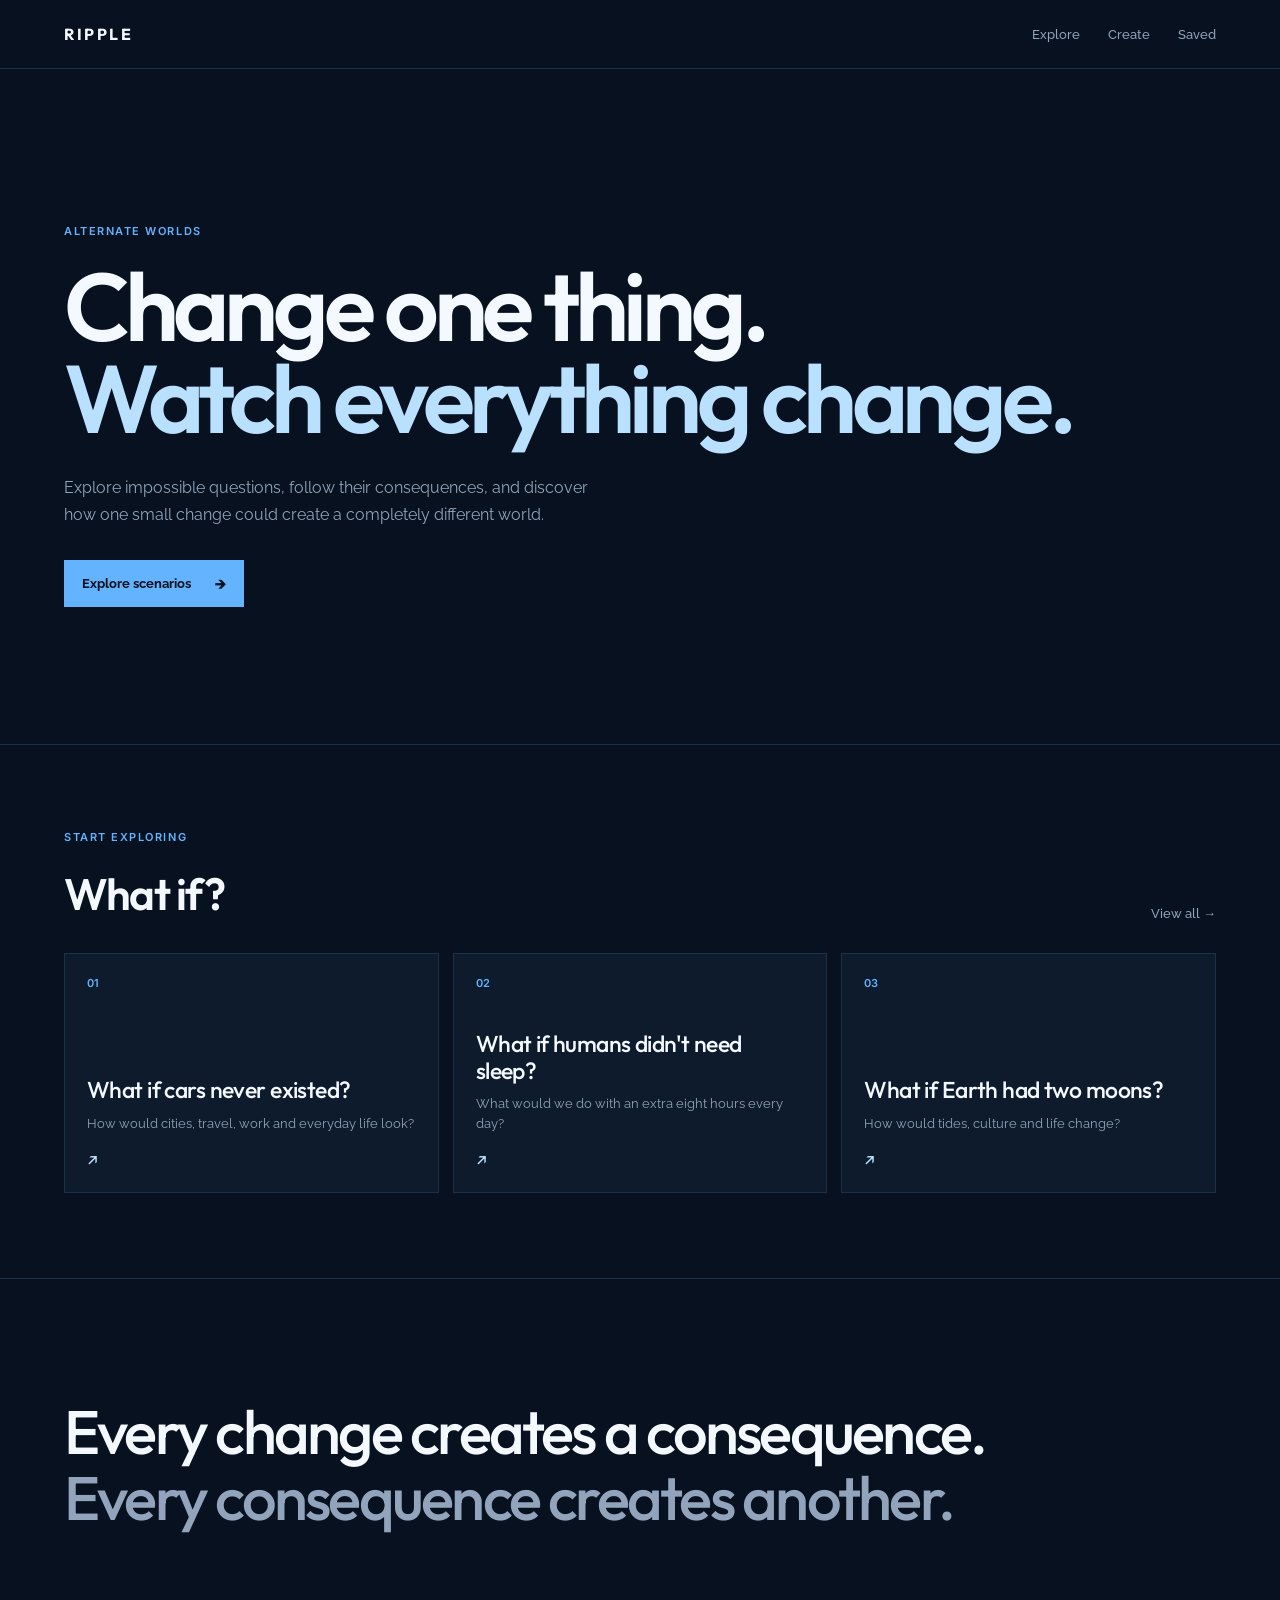
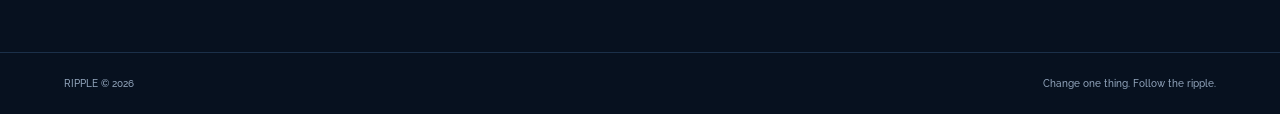
<file: index.html>
<!DOCTYPE html>
<html lang="en">
<head>
  <meta charset="UTF-8">
  <meta name="viewport" content="width=device-width, initial-scale=1.0">
  <title>Ripple</title>
  <link rel="stylesheet" href="css/style.css">
</head>
<body>
  <nav class="navbar">
    <a href="index.html" class="logo">RIPPLE</a>

    <div class="nav-links">
      <a href="explore.html">Explore</a>
      <a href="create.html">Create</a>
      <a href="saved.html">Saved</a>
    </div>
  </nav>

  <main>
    <section class="hero">
      <p class="eyebrow">ALTERNATE WORLDS</p>

      <h1>
        Change one thing.<br>
        <span>Watch everything change.</span>
      </h1>

      <p class="hero-description">
        Explore impossible questions, follow their consequences,
        and discover how one small change could create a completely
        different world.
      </p>

      <a href="explore.html" class="primary-button">
        Explore scenarios
        <span>→</span>
      </a>
    </section>

    <section class="featured">
      <div class="section-heading">
        <div>
          <p class="eyebrow">START EXPLORING</p>
          <h2>What if?</h2>
        </div>

        <a href="explore.html" class="text-link">View all →</a>
      </div>

      <div class="scenario-grid">
        <a href="scenario.html?scenario=cars" class="scenario-card">
          <span class="card-number">01</span>
          <h3>What if cars never existed?</h3>
          <p>How would cities, travel, work and everyday life look?</p>
          <span class="card-arrow">↗</span>
        </a>

        <a href="scenario.html?scenario=sleep" class="scenario-card">
          <span class="card-number">02</span>
          <h3>What if humans didn't need sleep?</h3>
          <p>What would we do with an extra eight hours every day?</p>
          <span class="card-arrow">↗</span>
        </a>

        <a href="scenario.html?scenario=moons" class="scenario-card">
          <span class="card-number">03</span>
          <h3>What if Earth had two moons?</h3>
          <p>How would tides, culture and life change?</p>
          <span class="card-arrow">↗</span>
        </a>
      </div>
    </section>

    <section class="manifesto">
      <p class="big-text">
        Every change creates a consequence.
        <span>Every consequence creates another.</span>
      </p>
    </section>
  </main>

  <footer>
    <p>RIPPLE © 2026</p>
    <p>Change one thing. Follow the ripple.</p>
  </footer>

  <script src="js/main.js"></script>
</body>
</html>
</file>
<file: css/style.css>
@import url('https://fonts.googleapis.com/css2?family=Inter:wght@400;500;600;700;800&family=Outfit:wght@400;500;600;700;800&family=Raleway:wght@400;500;600;700&display=swap');

:root {
  --background: #07111f;
  --surface: #0d1b2d;
  --surface-hover: #122641;
  --text: #f4f8ff;
  --muted: #91a4bb;
  --line: #1b3049;
  --accent: #63b3ff;
  --accent-light: #b9e1ff;
}

* {
  margin: 0;
  padding: 0;
  box-sizing: border-box;
}

html {
  scroll-behavior: smooth;
}

body {
  background: var(--background);
  color: var(--text);
  font-family: "Raleway", sans-serif;
  min-height: 100vh;
}

a {
  color: inherit;
  text-decoration: none;
}

button,
input,
textarea,
select {
  font: inherit;
}

.navbar {
  width: 100%;
  padding: 24px 5vw;
  display: flex;
  justify-content: space-between;
  align-items: center;
  border-bottom: 1px solid var(--line);
}

.logo {
  font-family: "Outfit", sans-serif;
  font-size: 16px;
  font-weight: 700;
  letter-spacing: 0.16em;
}

.nav-links {
  display: flex;
  gap: 28px;
}

.nav-links a {
  color: var(--muted);
  font-family: "Raleway", sans-serif;
  font-size: 13px;
  font-weight: 500;
  transition: color 0.2s ease;
}

.nav-links a:hover {
  color: var(--accent-light);
}

.hero {
  min-height: 75vh;
  padding: 9vh 5vw 7vh;
  display: flex;
  flex-direction: column;
  justify-content: center;
  max-width: 1150px;
}

.eyebrow {
  font-family: "Inter", sans-serif;
  color: var(--accent);
  font-size: 11px;
  font-weight: 600;
  letter-spacing: 0.14em;
  margin-bottom: 22px;
}

.hero h1 {
  font-family: "Outfit", sans-serif;
  font-size: clamp(52px, 7.5vw, 105px);
  line-height: 0.96;
  letter-spacing: -0.055em;
  max-width: 1050px;
  font-weight: 600;
}

.hero h1 span {
  color: var(--accent-light);
}

.hero-description {
  color: var(--muted);
  max-width: 540px;
  font-family: "Raleway", sans-serif;
  font-size: 16px;
  line-height: 1.7;
  margin-top: 30px;
}

.primary-button {
  width: fit-content;
  margin-top: 32px;
  padding: 13px 18px;
  background: var(--accent);
  color: #06101c;
  font-family: "Raleway", sans-serif;
  font-weight: 700;
  font-size: 13px;
  display: flex;
  gap: 24px;
  align-items: center;
  transition:
    transform 0.2s ease,
    background 0.2s ease;
}

.primary-button:hover {
  background: var(--accent-light);
  transform: translateY(-2px);
}

.primary-button span {
  font-family: "Outfit", sans-serif;
  font-size: 17px;
}

.featured {
  padding: 85px 5vw;
  border-top: 1px solid var(--line);
}

.section-heading {
  display: flex;
  justify-content: space-between;
  align-items: end;
  margin-bottom: 32px;
}

.section-heading h2 {
  font-family: "Outfit", sans-serif;
  font-size: 44px;
  letter-spacing: -0.04em;
  font-weight: 600;
}

.text-link {
  color: var(--muted);
  font-family: "Raleway", sans-serif;
  font-size: 13px;
  font-weight: 500;
  transition: color 0.2s ease;
}

.text-link:hover {
  color: var(--accent-light);
}

.scenario-grid {
  display: grid;
  grid-template-columns: repeat(3, 1fr);
  gap: 14px;
}

.scenario-card {
  min-height: 0;
  height: 240px;
  padding: 22px;
  background: var(--surface);
  border: 1px solid var(--line);
  display: flex;
  flex-direction: column;
  transition:
    background 0.2s ease,
    transform 0.2s ease,
    border-color 0.2s ease;
}

.scenario-card:hover {
  background: var(--surface-hover);
  border-color: #31577d;
  transform: translateY(-4px);
}

.card-number {
  font-family: "Inter", sans-serif;
  color: var(--accent);
  font-size: 11px;
  font-weight: 600;
}

.scenario-card h3 {
  margin-top: auto;
  font-family: "Outfit", sans-serif;
  font-size: 23px;
  line-height: 1.15;
  letter-spacing: -0.025em;
  font-weight: 500;
}

.scenario-card p {
  margin-top: 10px;
  color: var(--muted);
  font-family: "Raleway", sans-serif;
  font-size: 13px;
  line-height: 1.5;
}

.card-arrow {
  margin-top: 16px;
  font-family: "Outfit", sans-serif;
  font-size: 17px;
  color: var(--accent-light);
}

.manifesto {
  padding: 120px 5vw;
  border-top: 1px solid var(--line);
}

.big-text {
  max-width: 950px;
  font-family: "Outfit", sans-serif;
  font-size: clamp(34px, 4.8vw, 68px);
  line-height: 1.08;
  letter-spacing: -0.045em;
  font-weight: 500;
}

.big-text span {
  color: var(--muted);
}

footer {
  border-top: 1px solid var(--line);
  padding: 25px 5vw;
  display: flex;
  justify-content: space-between;
  color: var(--muted);
  font-family: "Raleway", sans-serif;
  font-size: 10px;
  font-weight: 500;
}

@media (max-width: 800px) {
  .navbar {
    padding: 20px 5vw;
  }

  .nav-links {
    gap: 16px;
  }

  .hero {
    min-height: 72vh;
    padding-top: 7vh;
  }

  .hero h1 {
    font-size: clamp(48px, 14vw, 78px);
  }

  .hero-description {
    font-size: 15px;
  }

  .scenario-grid {
    grid-template-columns: 1fr;
  }

  .scenario-card {
    height: 210px;
  }

  .section-heading {
    align-items: start;
    flex-direction: column;
    gap: 15px;
  }

  .section-heading h2 {
    font-size: 38px;
  }

  .manifesto {
    padding: 90px 5vw;
  }

  footer {
    flex-direction: column;
    gap: 9px;
  }
}
</file>
